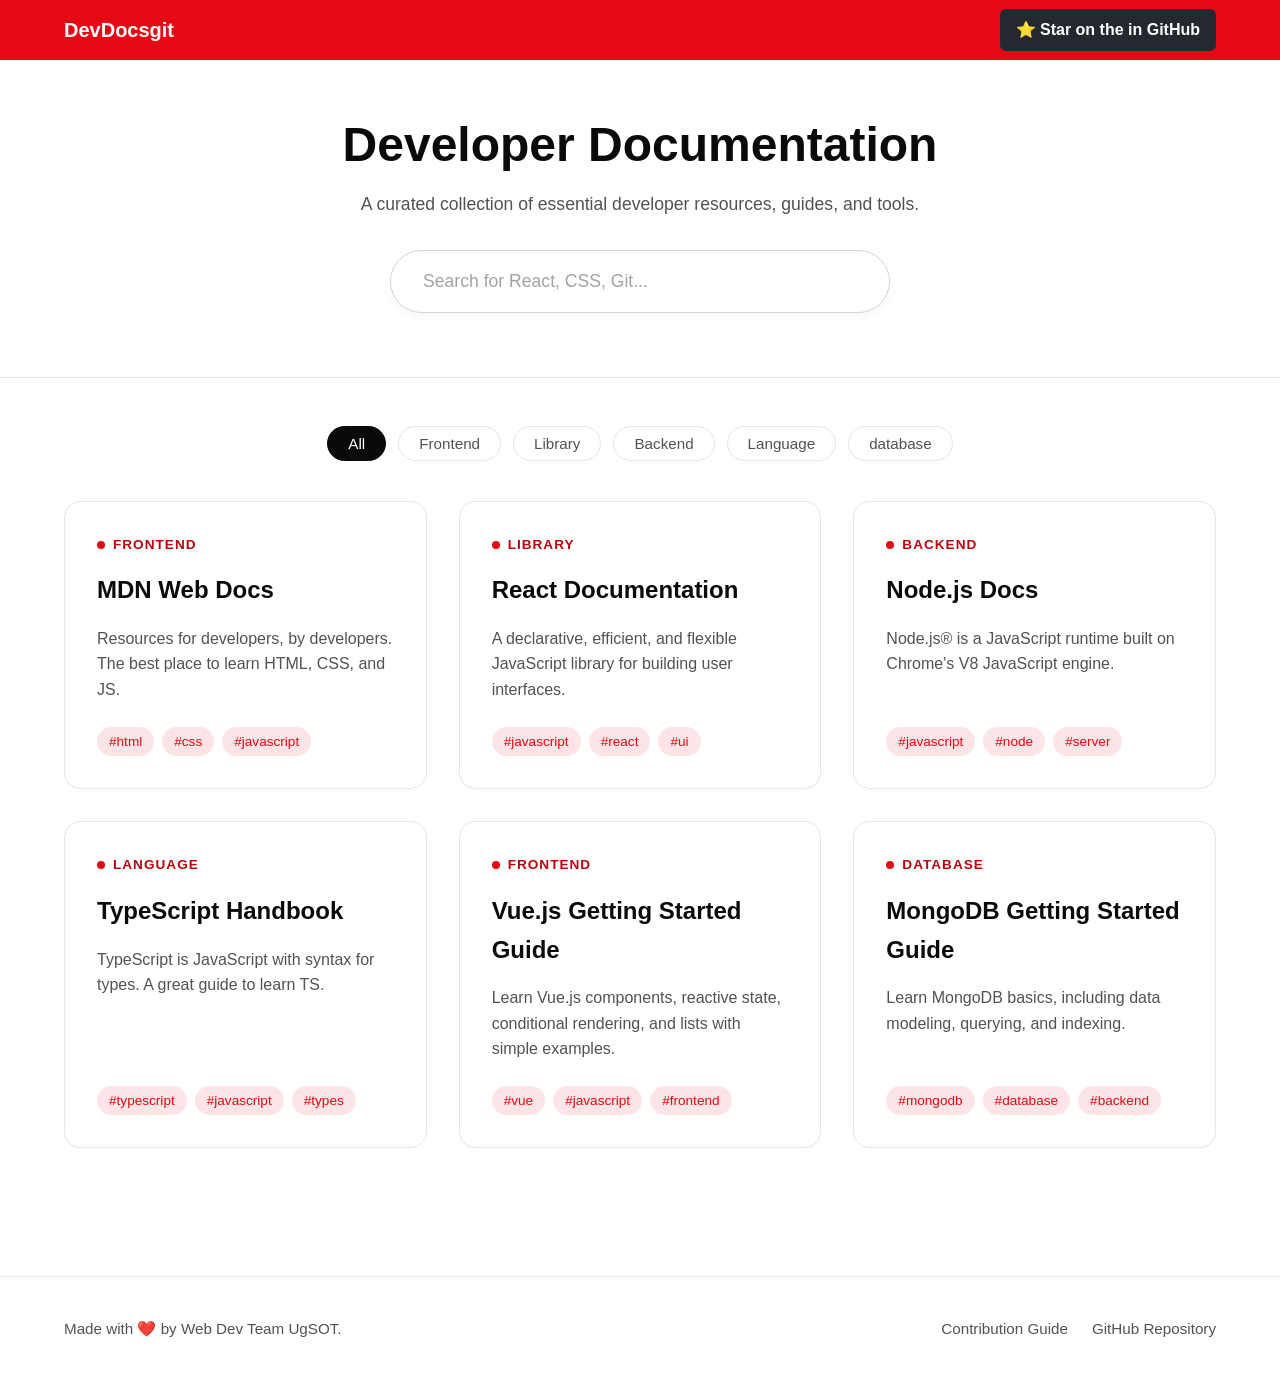
<file: src/index.html>
<!DOCTYPE html>
<html lang="en">
<head>
    <meta charset="UTF-8">
    <meta name="viewport" content="width=device-width, initial-scale=1.0">
    <title>DevDocs Collection | Open Source</title>
    <meta name="description" content="A community-driven collection of essential developer documentations and resources.">
    <!-- Google Fonts -->
    <link rel="preconnect" href="https://fonts.googleapis.com">
    <link rel="preconnect" href="https://fonts.gstatic.com" crossorigin>
    <link href="https://fonts.googleapis.com/css2?family=Bitcount+Ink:wght@100..900&family=Open+Sans:ital,wght@0,300..800;1,300..800&family=Roboto:ital,wght@0,100..900;1,100..900&display=swap" rel="stylesheet">
    <!-- Custom CSS -->
    <link rel="stylesheet" href="style.css">
</head>
<body>
    <nav class="navbar">
        <div class="container navbar-inner">
            <div class="nav-brand">
                DevDocsgit
            </div>
            <div class="nav-links">
                <a href="https://github.com/uGSOT/DevDocs"
                class="nav-link github-btn"
                target="_blank"
                rel="noopener noreferrer">
                    ⭐ Star on the in GitHub
</a>
            </div>
        </div>
    </nav>


    <header class="header">
        <div class="container hero-container">
            <h1 class="hero-title">Developer Documentation</h1>
            <p class="hero-subtitle">A curated collection of essential developer resources, guides, and tools.</p>
            <div class="search-container">
                <input type="text" id="searchInput" placeholder="Search for React, CSS, Git..." aria-label="Search documentation">
            </div>
        </div>
    </header>

    <main class="main-content container">
        <div id="loading" class="loading">Loading resources...</div>
        
        <div class="filters" id="filters">
            <!-- Filter buttons will be injected here by JS -->
        </div>

        <div class="docs-grid" id="docsGrid">
            <!-- Cards will be injected here by JS -->
        </div>
        
        <div id="noResults" class="no-results hidden">
            <p>No documentation found matching your search.</p>
        </div>
    </main>

    <footer class="footer">
        <div class="container">
            <div class="footer-content">
                <p>Made with ❤️ by Web Dev Team UgSOT.</p>
                <div class="footer-links">
                    <a href="https://github.com/uGSOT/DevDocs/blob/main/CONTRIBUTING.md" target="_blank" rel="noopener noreferrer">Contribution Guide</a>
                    <a href="https://github.com/uGSOT/DevDocs" target="_blank" rel="noopener noreferrer">GitHub Repository</a>
                </div>
            </div>
        </div>
    </footer>

    <!-- Custom JS -->
    <script src="script.js"></script>
</body>
</html>
</file>
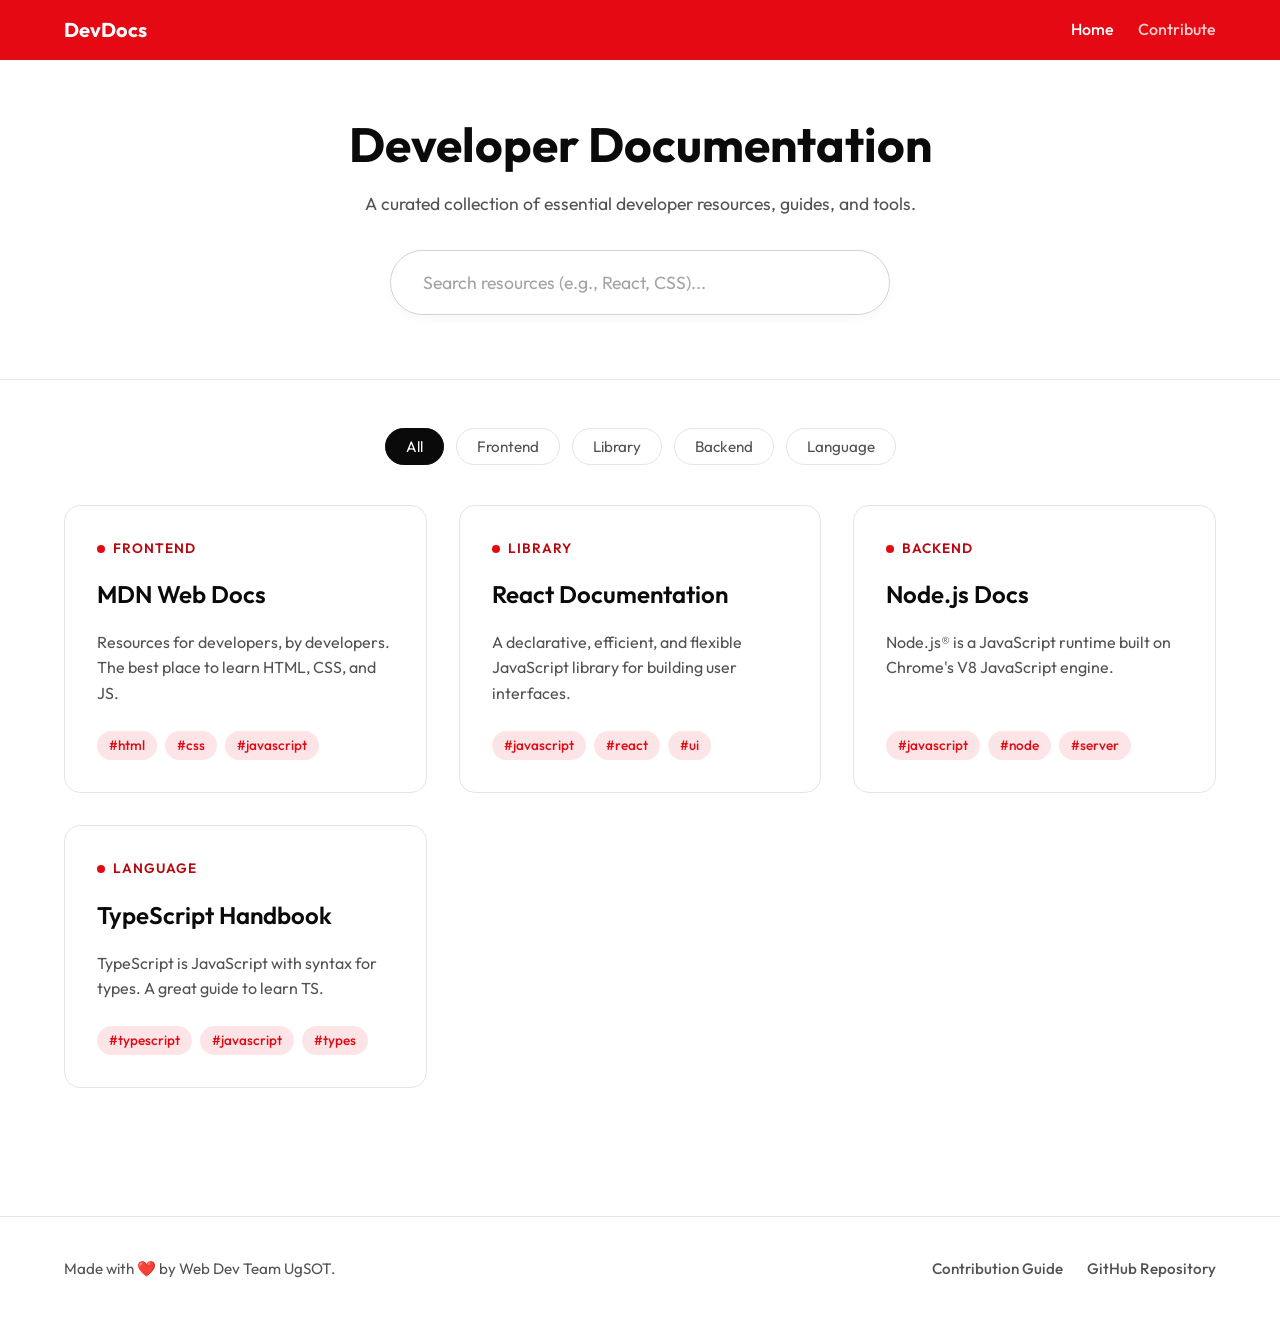
<file: DevDocs/src/index.html>
<!DOCTYPE html>
<html lang="en">
<head>
    <meta charset="UTF-8">
    <meta name="viewport" content="width=device-width, initial-scale=1.0">
    <title>DevDocs Collection | Open Source</title>
    <meta name="description" content="A community-driven collection of essential developer documentations and resources.">
    <!-- Google Fonts -->
    <link rel="preconnect" href="https://fonts.googleapis.com">
    <link rel="preconnect" href="https://fonts.gstatic.com" crossorigin>
    <link href="https://fonts.googleapis.com/css2?family=Outfit:wght@300;400;500;600;700&display=swap" rel="stylesheet">
    <!-- Custom CSS -->
    <link rel="stylesheet" href="style.css">
</head>
<body>
    <nav class="navbar">
        <div class="container navbar-inner">
            <div class="nav-brand">
                DevDocs
            </div>
            <div class="nav-links">
                <a href="#" class="nav-link active">Home</a>
                <a href="https://github.com/uGSOT/Open-Source-Track-Internal-Projects/blob/main/DevDocs/CONTRIBUTING.md" class="nav-link" target="_blank">Contribute</a>
            </div>
        </div>
    </nav>


    <header class="header">
        <div class="container hero-container">
            <h1 class="hero-title">Developer Documentation</h1>
            <p class="hero-subtitle">A curated collection of essential developer resources, guides, and tools.</p>
            
            <div class="search-container">
                <input type="text" id="searchInput" placeholder="Search resources (e.g., React, CSS)..." aria-label="Search documentation">
            </div>
        </div>
    </header>

    <main class="main-content container">
        <div id="loading" class="loading">Loading resources...</div>
        
        <div class="filters" id="filters">
            <!-- Filter buttons will be injected here by JS -->
        </div>

        <div class="docs-grid" id="docsGrid">
            <!-- Cards will be injected here by JS -->
        </div>
        
        <div id="noResults" class="no-results hidden">
            <p>No documentation found matching your search.</p>
        </div>
    </main>

    <footer class="footer">
        <div class="container">
            <div class="footer-content">
                <p>Made with ❤️ by Web Dev Team UgSOT.</p>
                <div class="footer-links">
                    <a href="https://github.com/uGSOT/Open-Source-Track-Internal-Projects/blob/main/DevDocs/CONTRIBUTING.md" target="_blank" rel="noopener noreferrer">Contribution Guide</a>
                    <a href="https://github.com/uGSOT/Open-Source-Track-Internal-Projects" target="_blank" rel="noopener noreferrer">GitHub Repository</a>
                </div>
            </div>
        </div>
    </footer>

    <!-- Custom JS -->
    <script src="script.js"></script>
</body>
</html>
</file>
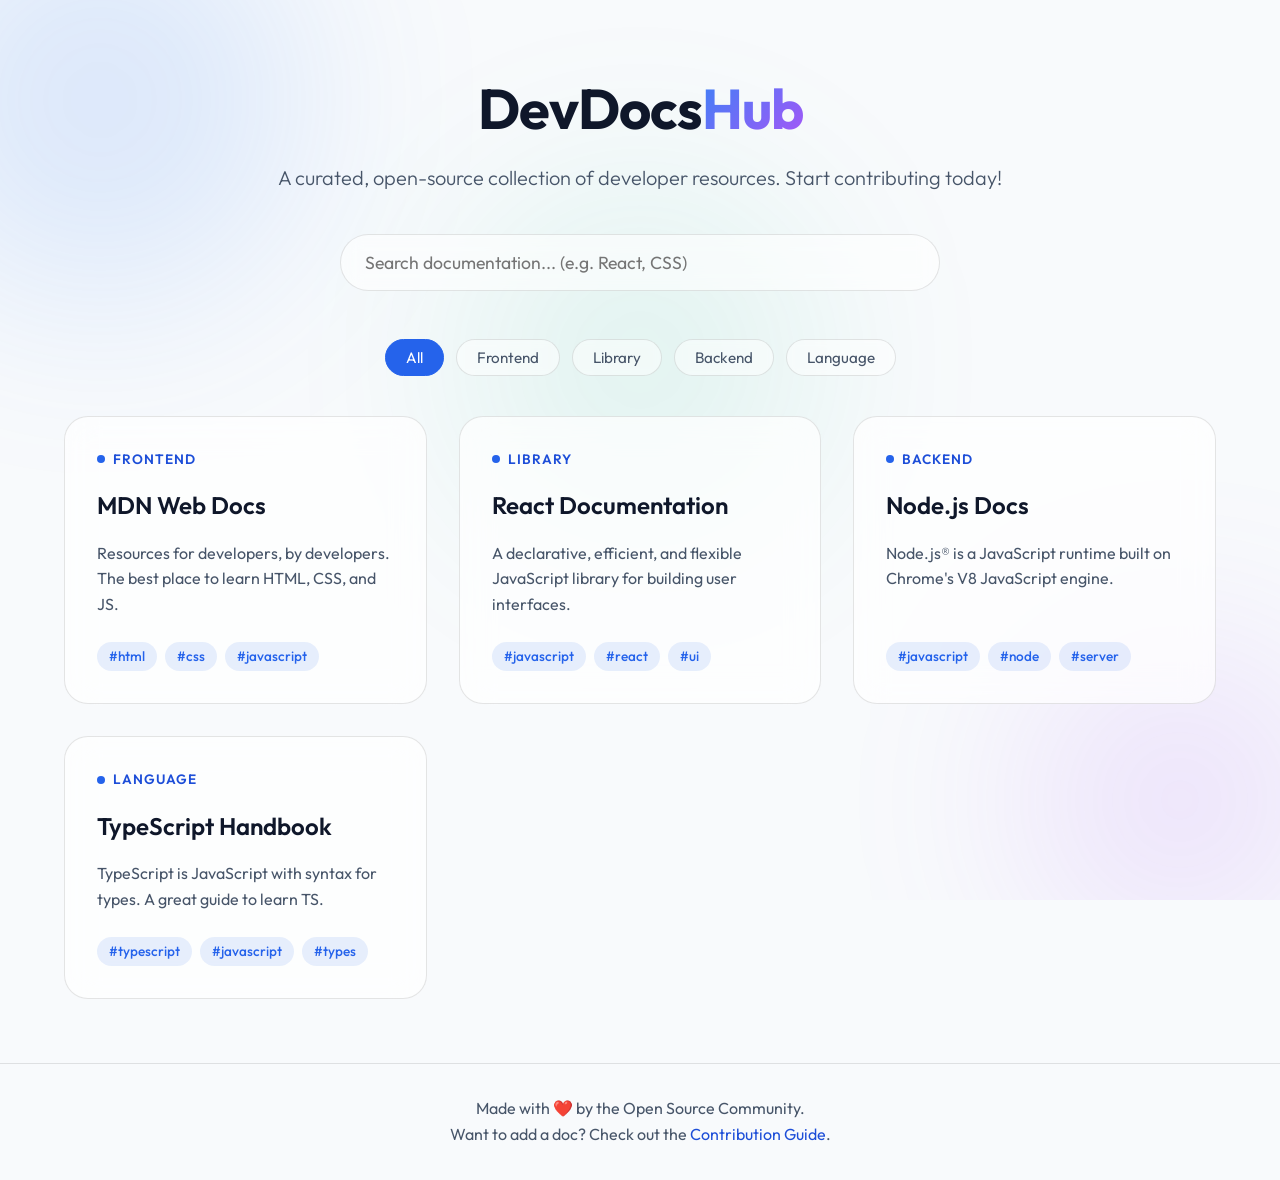
<file: Open Source Project/DevDocs/index.html>
<!DOCTYPE html>
<html lang="en">
<head>
    <meta charset="UTF-8">
    <meta name="viewport" content="width=device-width, initial-scale=1.0">
    <title>DevDocs Collection | Open Source</title>
    <meta name="description" content="A community-driven collection of essential developer documentations and resources.">
    <!-- Google Fonts -->
    <link rel="preconnect" href="https://fonts.googleapis.com">
    <link rel="preconnect" href="https://fonts.gstatic.com" crossorigin>
    <link href="https://fonts.googleapis.com/css2?family=Outfit:wght@300;400;500;600;700&display=swap" rel="stylesheet">
    <!-- Custom CSS -->
    <link rel="stylesheet" href="style.css">
</head>
<body>
    <div class="background-shapes">
        <div class="shape shape-1"></div>
        <div class="shape shape-2"></div>
        <div class="shape shape-3"></div>
    </div>

    <header class="header">
        <div class="container">
            <h1 class="logo">DevDocs<span class="highlight">Hub</span></h1>
            <p class="subtitle">A curated, open-source collection of developer resources. Start contributing today!</p>
            
            <div class="search-container">
                <input type="text" id="searchInput" placeholder="Search documentation... (e.g. React, CSS)" aria-label="Search documentation">
            </div>
        </div>
    </header>

    <main class="main-content container">
        <div id="loading" class="loading">Loading resources...</div>
        
        <div class="filters" id="filters">
            <!-- Filter buttons will be injected here by JS -->
        </div>

        <div class="docs-grid" id="docsGrid">
            <!-- Cards will be injected here by JS -->
        </div>
        
        <div id="noResults" class="no-results hidden">
            <p>No documentation found matching your search.</p>
        </div>
    </main>

    <footer class="footer">
        <div class="container">
            <p>Made with ❤️ by the Open Source Community.</p>
            <p>Want to add a doc? Check out the <a href="https://github.com/your-username/your-repo/blob/main/CONTRIBUTING.md" target="_blank" rel="noopener noreferrer">Contribution Guide</a>.</p>
        </div>
    </footer>

    <!-- Custom JS -->
    <script src="script.js"></script>
</body>
</html>
</file>
<file: src/style.css>
:root {
    /* Color Palette */
    --bg-color: #ffffff;
    --card-bg: #ffffff;
    --text-primary: #0a0a0a;
    --text-secondary: #525252;
    --accent-color: #e50913; /* specified pure red */
    --accent-hover: #b8070f;
    --border-color: #e5e5e5;
    
    /* Tag Colors */
    --tag-bg: rgba(229, 9, 19, 0.1);
    --tag-text: #e50913;

    /* Geometry */
    --radius-sm: 0.5rem;
    --radius-md: 1rem;
    --radius-lg: 1.5rem;
}

* {
    margin: 0;
    padding: 0;
    box-sizing: border-box;
}

body {
    font-family: "Inter", sans-serif;
    background-color: var(--bg-color);
    color: var(--text-primary);
    line-height: 1.6;
    min-height: 100vh;
    display: flex;
    flex-direction: column;
    overflow-x: hidden;
}

.navbar {
    position: fixed;
    top: 0;
    left: 0;
    right: 0;
    z-index: 50;
    height: 60px;
    background-color: var(--accent-color);
    color: white;
}

.navbar-inner {
    display: flex;
    justify-content: space-between;
    align-items: center;
    height: 100%;
}

.nav-brand {
    font-weight: 700;
    font-size: 1.25rem;
    display: flex;
    align-items: center;
    gap: 0.5rem;
    color: white;
}

.nav-links {
    display: flex;
    gap: 1.5rem;
}

.nav-link {
    text-decoration: none;
    color: rgba(255, 255, 255, 0.8);
    font-weight: 500;
    transition: color 0.2s;
}

.nav-link:hover, .nav-link.active {
    color: white;
}

/* Layout */
.container {
    width: 100%;
    max-width: 1200px;
    margin: 0 auto;
    padding: 0 1.5rem;
}

/* Hero Section */
.header {
    background-color: var(--bg-color);
    color: var(--text-primary);
    text-align: center;
    padding: 3.5rem 1.5rem 4rem;
    margin-top: 60px; /* offset for fixed navbar */
    margin-bottom: 3rem;
    border-bottom: 1px solid var(--border-color);
}

.hero-container {
    max-width: 800px;
    margin: 0 auto;
}

.hero-title {
    font-size: 3rem;
    font-weight: 700;
    line-height: 1.2;
    margin-bottom: 1rem;
}

.hero-subtitle {
    font-size: 1.1rem;
    color: var(--text-secondary);
    margin-bottom: 2rem;
    max-width: 600px;
    margin-left: auto;
    margin-right: auto;
}

.search-container {
    max-width: 500px;
    margin: 0 auto;
    position: relative;
}

#searchInput {
    width: 100%;
    padding: 1.25rem 2rem;
    font-size: 1.1rem;
    font-family: inherit;
    background: #ffffff;
    border: 1px solid #d4d4d4;
    border-radius: 50px;
    color: var(--text-primary);
    outline: none;
    transition: all 0.3s ease;
    box-shadow: 0 4px 10px rgba(0, 0, 0, 0.03);
}

#searchInput::placeholder {
    color: #a3a3a3;
}

#searchInput:focus {
    border-color: var(--accent-color);
    box-shadow: 0 0 0 4px rgba(229, 9, 19, 0.2);
}

/* Main Content */
.main-content {
    flex: 1;
    padding-bottom: 4rem;
}

.loading {
    text-align: center;
    font-size: 1.2rem;
    color: var(--text-secondary);
    padding: 3rem;
}

.hidden {
    display: none !important;
}

/* Filters */
.filters {
    display: flex;
    flex-wrap: wrap;
    justify-content: center;
    gap: 0.75rem;
    margin-bottom: 2.5rem;
}

.filter-btn {
    background: white;
    border: 1px solid var(--border-color);
    color: var(--text-secondary);
    padding: 0.5rem 1.25rem;
    border-radius: 50px;
    cursor: pointer;
    font-family: inherit;
    font-size: 0.95rem;
    transition: all 0.2s ease;
}

.filter-btn:hover {
    border-color: #d4d4d4;
    color: var(--text-primary);
}

.filter-btn.active {
    background: var(--text-primary);
    color: white;
    border-color: var(--text-primary);
}

/* Grid Layout */
.docs-grid {
    display: grid;
    grid-template-columns: repeat(auto-fill, minmax(320px, 1fr));
    gap: 2rem;
}

/* Card Design */
.card {
    background: var(--card-bg);
    border: 1px solid var(--border-color);
    border-radius: var(--radius-md);
    padding: 2rem;
    display: flex;
    flex-direction: column;
    transition: transform 0.2s ease, box-shadow 0.2s ease;
    text-decoration: none;
    color: inherit;
}

.card:hover {
    transform: translateY(-4px);
    box-shadow: 0 10px 25px rgba(0, 0, 0, 0.05);
    border-color: #d4d4d4;
}

.card-category {
    font-size: 0.85rem;
    font-weight: 600;
    text-transform: uppercase;
    letter-spacing: 1px;
    color: var(--accent-hover);
    margin-bottom: 1rem;
    display: flex;
    align-items: center;
    gap: 0.5rem;
}

.card-category::before {
    content: '';
    display: inline-block;
    width: 8px;
    height: 8px;
    border-radius: 50%;
    background: var(--accent-color);
}

.card-title {
    font-size: 1.5rem;
    font-weight: 600;
    margin-bottom: 1rem;
    color: var(--text-primary);
}

.card-desc {
    color: var(--text-secondary);
    font-size: 1rem;
    margin-bottom: 1.5rem;
    flex: 1; /* Pushes tags to bottom */
}

.card-tags {
    display: flex;
    flex-wrap: wrap;
    gap: 0.5rem;
    margin-top: auto;
}

.tag {
    background: var(--tag-bg);
    color: var(--tag-text);
    padding: 0.25rem 0.75rem;
    border-radius: 50px;
    font-size: 0.85rem;
    font-weight: 500;
}

/* No Results */
.no-results {
    text-align: center;
    padding: 4rem;
    background: rgba(0, 0, 0, 0.02);
    border-radius: var(--radius-lg);
    border: 1px dashed var(--border-color);
    color: var(--text-secondary);
    font-size: 1.2rem;
}

/* Clean Footer */
.footer {
    border-top: 1px solid var(--border-color);
    padding: 2.5rem 0;
    margin-top: 4rem;
    color: var(--text-secondary);
    background-color: #ffffff;
}

.footer-content {
    display: flex;
    justify-content: space-between;
    align-items: center;
    flex-wrap: wrap;
    gap: 1rem;
}

.footer-content p {
    margin: 0;
    font-size: 0.95rem;
}

.footer-links {
    display: flex;
    gap: 1.5rem;
}

.footer-links a {
    color: var(--text-secondary);
    text-decoration: none;
    font-size: 0.95rem;
    font-weight: 500;
    transition: color 0.2s;
}

.footer-links a:hover {
    color: var(--accent-color);
}

/* Responsive */
@media (max-width: 768px) {
    .logo {
        font-size: 2.5rem;
    }
    
    .subtitle {
        font-size: 1.1rem;
    }
    
    .header {
        padding: 3rem 0 2rem;
    }
    
    .docs-grid {
        grid-template-columns: 1fr;
    }
}
@media (max-width: 600px) {
    footer {
        flex-direction: column;
    }
}
/* GitHub button in navbar */
.github-btn {
    display: inline-block;
    padding: 8px 16px;
    margin-left: 12px;
    background-color: #24292f;
    color: #ffffff;
    border-radius: 6px;
    text-decoration: none;
    font-weight: 600;
    transition: background-color 0.3s ease, transform 0.3s ease;
}

.github-btn:hover {
    background-color: #40464d;
    transform: translateY(-2px);
    color: #ffffff;
}

@media (max-width: 600px) {
    .github-btn {
        margin-left: 0;
        margin-top: 8px;
        padding: 7px 12px;
        font-size: 14px;
    }
}
</file>
<file: DevDocs/src/style.css>
:root {
    /* Color Palette */
    --bg-color: #ffffff;
    --card-bg: #ffffff;
    --text-primary: #0a0a0a;
    --text-secondary: #525252;
    --accent-color: #e50913; /* specified pure red */
    --accent-hover: #b8070f;
    --border-color: #e5e5e5;
    
    /* Tag Colors */
    --tag-bg: rgba(229, 9, 19, 0.1);
    --tag-text: #e50913;

    /* Geometry */
    --radius-sm: 0.5rem;
    --radius-md: 1rem;
    --radius-lg: 1.5rem;
}

* {
    margin: 0;
    padding: 0;
    box-sizing: border-box;
}

body {
    font-family: 'Outfit', sans-serif;
    background-color: var(--bg-color);
    color: var(--text-primary);
    line-height: 1.6;
    min-height: 100vh;
    display: flex;
    flex-direction: column;
    overflow-x: hidden;
}

.navbar {
    position: fixed;
    top: 0;
    left: 0;
    right: 0;
    z-index: 50;
    height: 60px;
    background-color: var(--accent-color);
    color: white;
}

.navbar-inner {
    display: flex;
    justify-content: space-between;
    align-items: center;
    height: 100%;
}

.nav-brand {
    font-weight: 700;
    font-size: 1.25rem;
    display: flex;
    align-items: center;
    gap: 0.5rem;
    color: white;
}

.nav-links {
    display: flex;
    gap: 1.5rem;
}

.nav-link {
    text-decoration: none;
    color: rgba(255, 255, 255, 0.8);
    font-weight: 500;
    transition: color 0.2s;
}

.nav-link:hover, .nav-link.active {
    color: white;
}

/* Layout */
.container {
    width: 100%;
    max-width: 1200px;
    margin: 0 auto;
    padding: 0 1.5rem;
}

/* Hero Section */
.header {
    background-color: var(--bg-color);
    color: var(--text-primary);
    text-align: center;
    padding: 3.5rem 1.5rem 4rem;
    margin-top: 60px; /* offset for fixed navbar */
    margin-bottom: 3rem;
    border-bottom: 1px solid var(--border-color);
}

.hero-container {
    max-width: 800px;
    margin: 0 auto;
}

.hero-title {
    font-size: 3rem;
    font-weight: 700;
    line-height: 1.2;
    margin-bottom: 1rem;
}

.hero-subtitle {
    font-size: 1.1rem;
    color: var(--text-secondary);
    margin-bottom: 2rem;
    max-width: 600px;
    margin-left: auto;
    margin-right: auto;
}

.search-container {
    max-width: 500px;
    margin: 0 auto;
    position: relative;
}

#searchInput {
    width: 100%;
    padding: 1.25rem 2rem;
    font-size: 1.1rem;
    font-family: inherit;
    background: #ffffff;
    border: 1px solid #d4d4d4;
    border-radius: 50px;
    color: var(--text-primary);
    outline: none;
    transition: all 0.3s ease;
    box-shadow: 0 4px 10px rgba(0, 0, 0, 0.03);
}

#searchInput::placeholder {
    color: #a3a3a3;
}

#searchInput:focus {
    border-color: var(--accent-color);
    box-shadow: 0 0 0 4px rgba(229, 9, 19, 0.2);
}

/* Main Content */
.main-content {
    flex: 1;
    padding-bottom: 4rem;
}

.loading {
    text-align: center;
    font-size: 1.2rem;
    color: var(--text-secondary);
    padding: 3rem;
}

.hidden {
    display: none !important;
}

/* Filters */
.filters {
    display: flex;
    flex-wrap: wrap;
    justify-content: center;
    gap: 0.75rem;
    margin-bottom: 2.5rem;
}

.filter-btn {
    background: white;
    border: 1px solid var(--border-color);
    color: var(--text-secondary);
    padding: 0.5rem 1.25rem;
    border-radius: 50px;
    cursor: pointer;
    font-family: inherit;
    font-size: 0.95rem;
    transition: all 0.2s ease;
}

.filter-btn:hover {
    border-color: #d4d4d4;
    color: var(--text-primary);
}

.filter-btn.active {
    background: var(--text-primary);
    color: white;
    border-color: var(--text-primary);
}

/* Grid Layout */
.docs-grid {
    display: grid;
    grid-template-columns: repeat(auto-fill, minmax(320px, 1fr));
    gap: 2rem;
}

/* Card Design */
.card {
    background: var(--card-bg);
    border: 1px solid var(--border-color);
    border-radius: var(--radius-md);
    padding: 2rem;
    display: flex;
    flex-direction: column;
    transition: transform 0.2s ease, box-shadow 0.2s ease;
    text-decoration: none;
    color: inherit;
}

.card:hover {
    transform: translateY(-4px);
    box-shadow: 0 10px 25px rgba(0, 0, 0, 0.05);
    border-color: #d4d4d4;
}

.card-category {
    font-size: 0.85rem;
    font-weight: 600;
    text-transform: uppercase;
    letter-spacing: 1px;
    color: var(--accent-hover);
    margin-bottom: 1rem;
    display: flex;
    align-items: center;
    gap: 0.5rem;
}

.card-category::before {
    content: '';
    display: inline-block;
    width: 8px;
    height: 8px;
    border-radius: 50%;
    background: var(--accent-color);
}

.card-title {
    font-size: 1.5rem;
    font-weight: 600;
    margin-bottom: 1rem;
    color: var(--text-primary);
}

.card-desc {
    color: var(--text-secondary);
    font-size: 1rem;
    margin-bottom: 1.5rem;
    flex: 1; /* Pushes tags to bottom */
}

.card-tags {
    display: flex;
    flex-wrap: wrap;
    gap: 0.5rem;
    margin-top: auto;
}

.tag {
    background: var(--tag-bg);
    color: var(--tag-text);
    padding: 0.25rem 0.75rem;
    border-radius: 50px;
    font-size: 0.85rem;
    font-weight: 500;
}

/* No Results */
.no-results {
    text-align: center;
    padding: 4rem;
    background: rgba(0, 0, 0, 0.02);
    border-radius: var(--radius-lg);
    border: 1px dashed var(--border-color);
    color: var(--text-secondary);
    font-size: 1.2rem;
}

/* Clean Footer */
.footer {
    border-top: 1px solid var(--border-color);
    padding: 2.5rem 0;
    margin-top: 4rem;
    color: var(--text-secondary);
    background-color: #ffffff;
}

.footer-content {
    display: flex;
    justify-content: space-between;
    align-items: center;
    flex-wrap: wrap;
    gap: 1rem;
}

.footer-content p {
    margin: 0;
    font-size: 0.95rem;
}

.footer-links {
    display: flex;
    gap: 1.5rem;
}

.footer-links a {
    color: var(--text-secondary);
    text-decoration: none;
    font-size: 0.95rem;
    font-weight: 500;
    transition: color 0.2s;
}

.footer-links a:hover {
    color: var(--accent-color);
}

/* Responsive */
@media (max-width: 768px) {
    .logo {
        font-size: 2.5rem;
    }
    
    .subtitle {
        font-size: 1.1rem;
    }
    
    .header {
        padding: 3rem 0 2rem;
    }
    
    .docs-grid {
        grid-template-columns: 1fr;
    }
}
</file>
<file: Open Source Project/DevDocs/style.css>
:root {
    /* Color Palette */
    --bg-color: #f8fafc; /* Slate 50 */
    --card-bg: rgba(255, 255, 255, 0.7); /* White with opacity for glassmorphism */
    --text-primary: #0f172a; /* Slate 900 */
    --text-secondary: #475569; /* Slate 600 */
    --accent-color: #2563eb; /* Blue 600 */
    --accent-hover: #1d4ed8; /* Blue 700 */
    --border-color: rgba(0, 0, 0, 0.1);
    
    /* Tag Colors */
    --tag-bg: rgba(37, 99, 235, 0.1);
    --tag-text: #2563eb;

    /* Geometry */
    --radius-sm: 0.5rem;
    --radius-md: 1rem;
    --radius-lg: 1.5rem;
}

* {
    margin: 0;
    padding: 0;
    box-sizing: border-box;
}

body {
    font-family: 'Outfit', sans-serif;
    background-color: var(--bg-color);
    color: var(--text-primary);
    line-height: 1.6;
    min-height: 100vh;
    display: flex;
    flex-direction: column;
    overflow-x: hidden;
    position: relative;
}

/* Background Animated Shapes */
.background-shapes {
    position: fixed;
    top: 0;
    left: 0;
    width: 100%;
    height: 100%;
    z-index: -1;
    overflow: hidden;
    pointer-events: none;
}

.shape {
    position: absolute;
    filter: blur(100px);
    border-radius: 50%;
    opacity: 0.5;
    animation: float 20s infinite ease-in-out alternate;
}

.shape-1 {
    width: 400px;
    height: 400px;
    background: rgba(59, 130, 246, 0.3); /* Blue */
    top: -100px;
    left: -100px;
}

.shape-2 {
    width: 300px;
    height: 300px;
    background: rgba(168, 85, 247, 0.3); /* Purple */
    bottom: -50px;
    right: -50px;
    animation-delay: -5s;
}

.shape-3 {
    width: 350px;
    height: 350px;
    background: rgba(16, 185, 129, 0.2); /* Emerald */
    top: 40%;
    left: 50%;
    transform: translate(-50%, -50%);
    animation-delay: -10s;
}

@keyframes float {
    0% { transform: translate(0, 0) scale(1); }
    100% { transform: translate(50px, 50px) scale(1.1); }
}

/* Layout */
.container {
    width: 100%;
    max-width: 1200px;
    margin: 0 auto;
    padding: 0 1.5rem;
}

/* Header */
.header {
    text-align: center;
    padding: 4rem 0 3rem;
}

.logo {
    font-size: 3.5rem;
    font-weight: 700;
    letter-spacing: -1px;
    margin-bottom: 0.5rem;
}

.highlight {
    color: var(--accent-color);
    background: linear-gradient(135deg, #3b82f6, #a855f7);
    -webkit-background-clip: text;
    -webkit-text-fill-color: transparent;
}

.subtitle {
    font-size: 1.25rem;
    color: var(--text-secondary);
    margin-bottom: 2.5rem;
    font-weight: 300;
}

.search-container {
    max-width: 600px;
    margin: 0 auto;
    position: relative;
}

#searchInput {
    width: 100%;
    padding: 1rem 1.5rem;
    font-size: 1.1rem;
    font-family: inherit;
    background: rgba(255, 255, 255, 0.6);
    border: 1px solid var(--border-color);
    border-radius: 50px;
    color: var(--text-primary);
    outline: none;
    transition: all 0.3s ease;
    backdrop-filter: blur(10px);
}

#searchInput:focus {
    border-color: var(--accent-color);
    box-shadow: 0 0 0 4px rgba(59, 130, 246, 0.2);
}

/* Main Content */
.main-content {
    flex: 1;
    padding-bottom: 4rem;
}

.loading {
    text-align: center;
    font-size: 1.2rem;
    color: var(--text-secondary);
    padding: 3rem;
}

.hidden {
    display: none !important;
}

/* Filters */
.filters {
    display: flex;
    flex-wrap: wrap;
    justify-content: center;
    gap: 0.75rem;
    margin-bottom: 2.5rem;
}

.filter-btn {
    background: rgba(255, 255, 255, 0.5);
    border: 1px solid var(--border-color);
    color: var(--text-secondary);
    padding: 0.5rem 1.25rem;
    border-radius: 50px;
    cursor: pointer;
    font-family: inherit;
    font-size: 0.95rem;
    transition: all 0.3s ease;
    backdrop-filter: blur(5px);
}

.filter-btn:hover {
    background: rgba(255, 255, 255, 1);
    color: var(--text-primary);
}

.filter-btn.active {
    background: var(--accent-color);
    color: white;
    border-color: var(--accent-color);
}

/* Grid Layout */
.docs-grid {
    display: grid;
    grid-template-columns: repeat(auto-fill, minmax(320px, 1fr));
    gap: 2rem;
}

/* Card Design (Glassmorphism) */
.card {
    background: var(--card-bg);
    border: 1px solid var(--border-color);
    border-radius: var(--radius-lg);
    padding: 2rem;
    display: flex;
    flex-direction: column;
    backdrop-filter: blur(16px);
    -webkit-backdrop-filter: blur(16px);
    transition: transform 0.3s cubic-bezier(0.4, 0, 0.2, 1), box-shadow 0.3s ease, border-color 0.3s ease;
    text-decoration: none;
    color: inherit;
    position: relative;
    overflow: hidden;
}

.card::before {
    content: '';
    position: absolute;
    top: 0;
    left: 0;
    width: 100%;
    height: 100%;
    background: linear-gradient(135deg, rgba(255,255,255,0.1) 0%, rgba(255,255,255,0) 100%);
    opacity: 0;
    transition: opacity 0.3s ease;
    pointer-events: none;
}

.card:hover {
    transform: translateY(-5px);
    box-shadow: 0 20px 40px rgba(0, 0, 0, 0.05);
    border-color: rgba(0, 0, 0, 0.15);
}

.card:hover::before {
    opacity: 1;
}

.card-category {
    font-size: 0.85rem;
    font-weight: 600;
    text-transform: uppercase;
    letter-spacing: 1px;
    color: var(--accent-hover);
    margin-bottom: 1rem;
    display: flex;
    align-items: center;
    gap: 0.5rem;
}

.card-category::before {
    content: '';
    display: inline-block;
    width: 8px;
    height: 8px;
    border-radius: 50%;
    background: var(--accent-color);
}

.card-title {
    font-size: 1.5rem;
    font-weight: 600;
    margin-bottom: 1rem;
    color: var(--text-primary);
}

.card-desc {
    color: var(--text-secondary);
    font-size: 1rem;
    margin-bottom: 1.5rem;
    flex: 1; /* Pushes tags to bottom */
}

.card-tags {
    display: flex;
    flex-wrap: wrap;
    gap: 0.5rem;
    margin-top: auto;
}

.tag {
    background: var(--tag-bg);
    color: var(--tag-text);
    padding: 0.25rem 0.75rem;
    border-radius: 50px;
    font-size: 0.85rem;
    font-weight: 500;
}

/* No Results */
.no-results {
    text-align: center;
    padding: 4rem;
    background: rgba(0, 0, 0, 0.02);
    border-radius: var(--radius-lg);
    border: 1px dashed var(--border-color);
    color: var(--text-secondary);
    font-size: 1.2rem;
}

/* Footer */
.footer {
    text-align: center;
    padding: 2rem 0;
    margin-top: auto;
    border-top: 1px solid var(--border-color);
    color: var(--text-secondary);
}

.footer a {
    color: var(--accent-hover);
    text-decoration: none;
    transition: color 0.3s ease;
}

.footer a:hover {
    color: var(--text-primary);
    text-decoration: underline;
}

/* Responsive */
@media (max-width: 768px) {
    .logo {
        font-size: 2.5rem;
    }
    
    .subtitle {
        font-size: 1.1rem;
    }
    
    .header {
        padding: 3rem 0 2rem;
    }
    
    .docs-grid {
        grid-template-columns: 1fr;
    }
}
</file>
